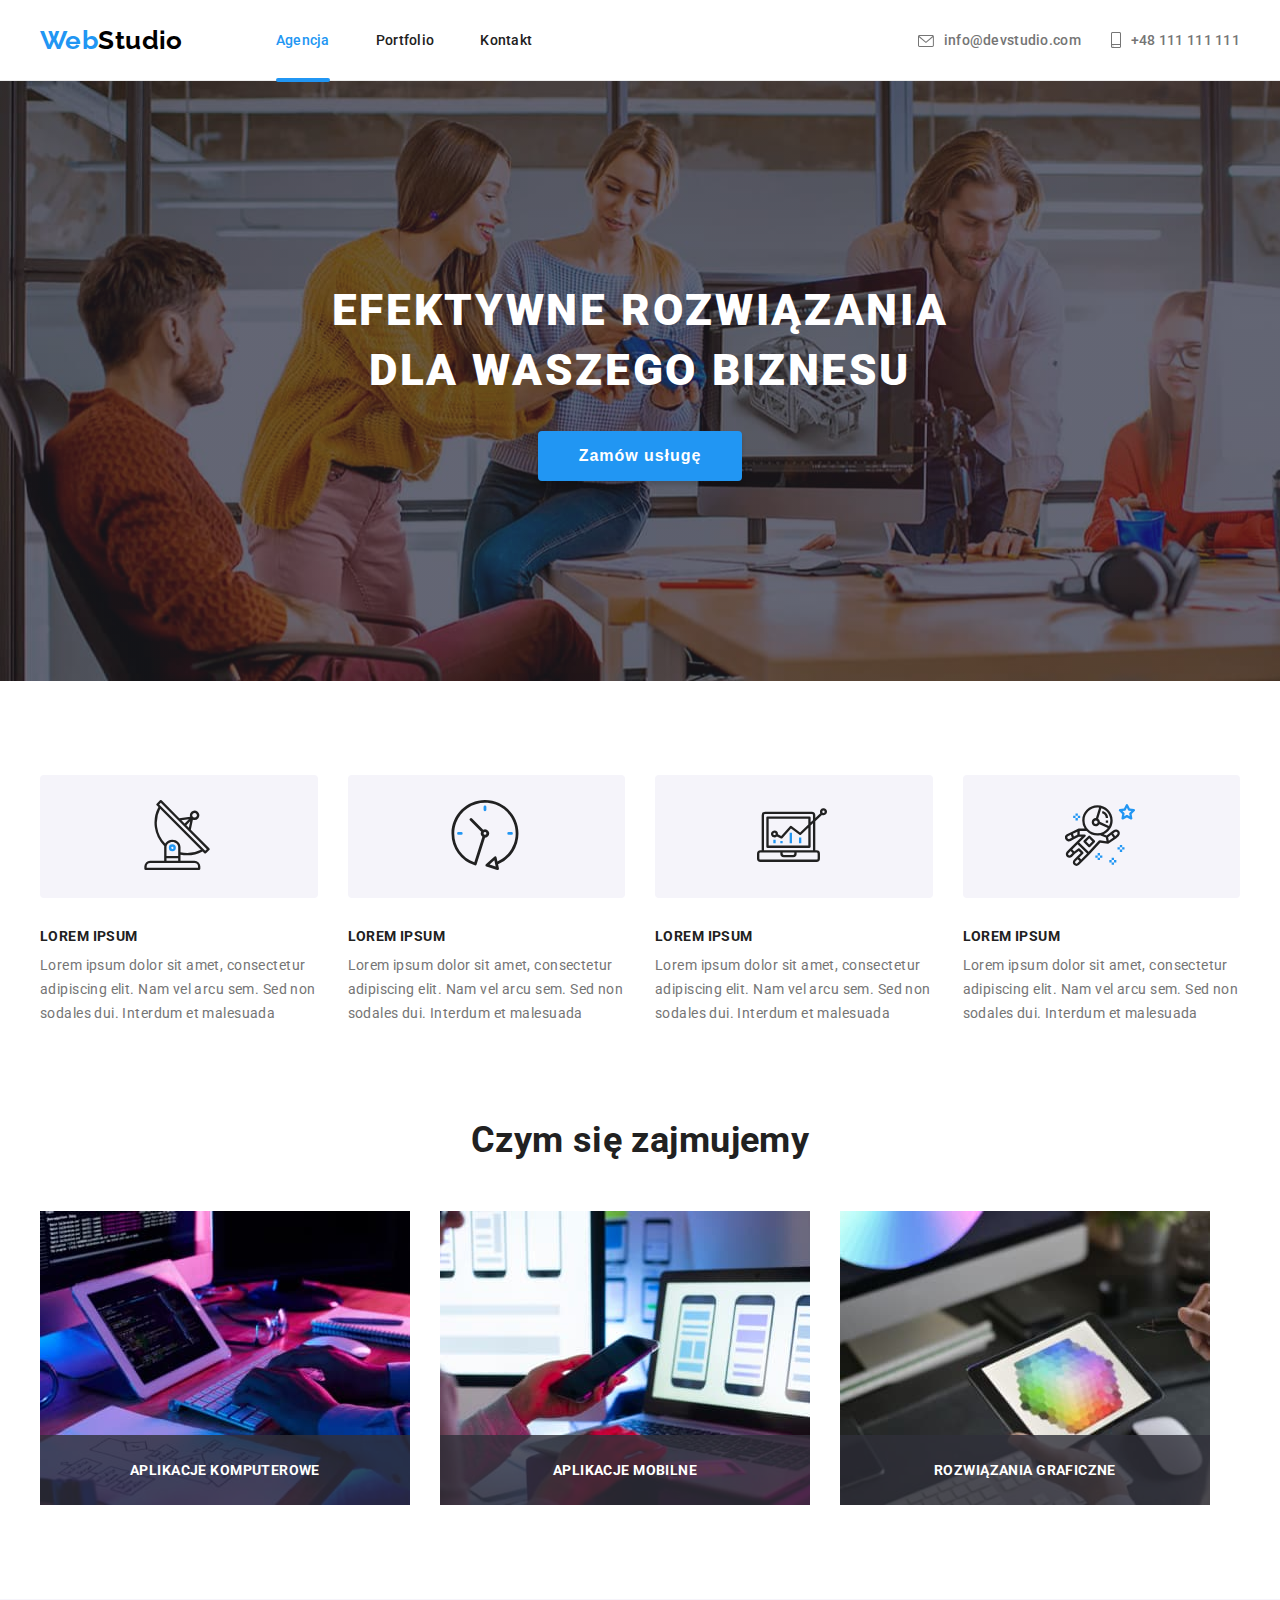
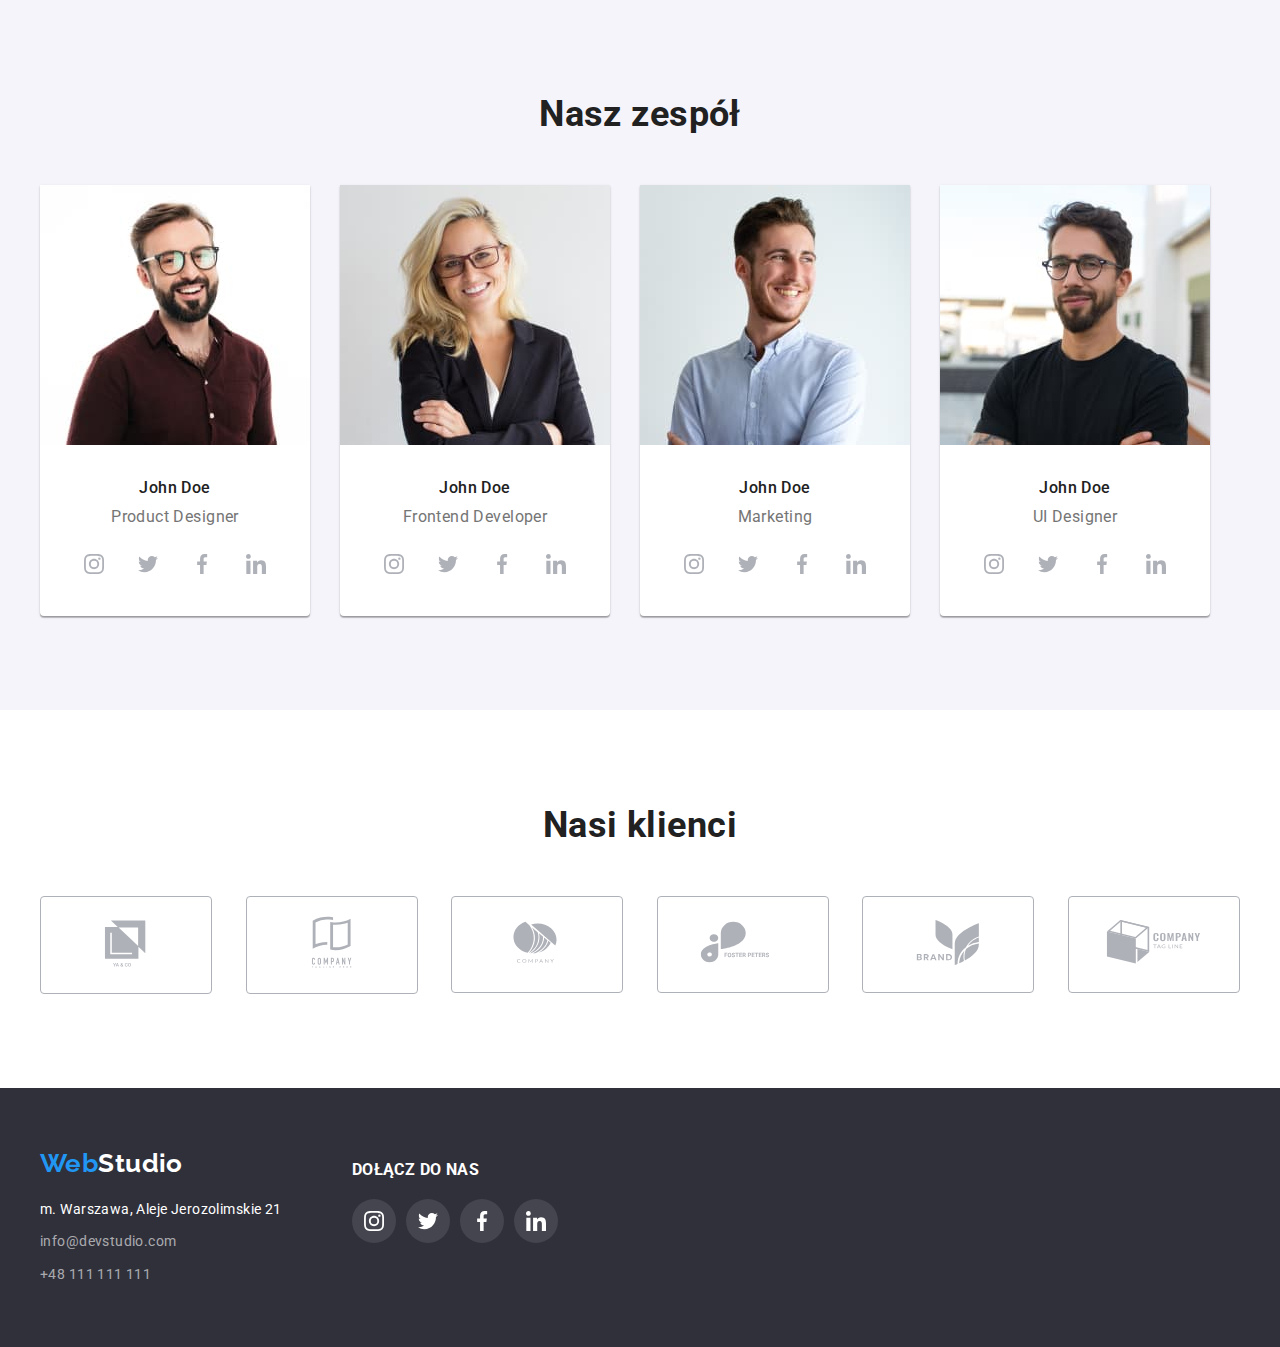
<file: index.html>
<!DOCTYPE html>
<html lang="pl">
  <head>
    <meta charset="UTF-8" />
    <meta http-equiv="X-UA-Compatible" content="IE=edge" />
    <meta name="viewport" content="width=device-width, initial-scale=1.0" />
    <title>WebStudio</title>
    <link rel="preconnect" href="https://fonts.googleapis.com" />
    <link rel="preconnect" href="https://fonts.gstatic.com" crossorigin />
    <link
      href="https://fonts.googleapis.com/css2?family=Raleway:wght@700&family=Roboto:wght@400;500;700;900&display=swap"
      rel="stylesheet"
    />
    <link
      rel="stylesheet"
      href="https://cdnjs.cloudflare.com/ajax/libs/modern-normalize/1.1.0/modern-normalize.min.css"
      integrity="sha512-wpPYUAdjBVSE4KJnH1VR1HeZfpl1ub8YT/NKx4PuQ5NmX2tKuGu6U/JRp5y+Y8XG2tV+wKQpNHVUX03MfMFn9Q=="
      crossorigin="anonymous"
      referrerpolicy="no-referrer"
    />
    <link rel="stylesheet" href="./css/styles.css" />
  </head>

  <body>
    <header class="header">
      <div class="container flex-container">
        <div class="header-left-side flex-container">
          <a class="logo link" href="./index.html"
            ><span class="theme-color">Web</span>Studio</a
          >
          <nav class="nav">
            <ul class="nav-items flex-container">
              <li class="header-item nav-item">
                <a
                  href="./index.html"
                  class="link nav-link header-link active-nav-link"
                  >Agencja</a
                >
              </li>
              <li class="header-item nav-item">
                <a href="./portfolio.html" class="link nav-link header-link"
                  >Portfolio</a
                >
              </li>
              <li class="header-item nav-item">
                <a href="#" class="link nav-link header-link">Kontakt</a>
              </li>
            </ul>
          </nav>
        </div>
        <div class="contact-box">
          <ul class="contact-items flex-container">
            <li class="header-item contact-item">
              <a
                href="mailto:info@devstudio.com"
                class="link contact-link header-link"
                ><svg class="contact-icon" width="16" height="12">
                  <use href="./images/icons.svg#icon-envelope"></use></svg
                >info@devstudio.com</a
              >
            </li>
            <li class="header-item contact-item">
              <a href="tel:+48111111111" class="link contact-link header-link"
                ><svg
                  class="contact-icon smartphone-icon"
                  width="10"
                  height="16"
                >
                  <use href="./images/icons.svg#icon-smartphone"></use></svg
                >+48 111 111 111</a
              >
            </li>
          </ul>
        </div>
      </div>
    </header>
    <main>
      <section class="hero">
        <div class="hero-container">
          <h1 class="hero-title">Efektywne rozwiązania dla waszego biznesu</h1>
          <button class="hero-button button" type="button" data-modal-open>
            Zamów usługę
          </button>
        </div>
      </section>
      <section class="lorem section">
        <div class="container">
          <ul class="lorem-items flex-ul">
            <li class="lorem-item">
              <div class="lorem-icon-box">
                <svg class="icon" width="70" height="70">
                  <use href="./images/icons.svg#icon-antenna-1"></use>
                </svg>
              </div>
              <h3 class="lorem-title">lorem ipsum</h3>
              <p class="lorem-text">
                Lorem ipsum dolor sit amet, consectetur adipiscing elit. Nam vel
                arcu sem. Sed non sodales dui. Interdum et malesuada
              </p>
            </li>
            <li class="lorem-item">
              <div class="lorem-icon-box">
                <svg class="icon" width="70" height="70">
                  <use href="./images/icons.svg#icon-clock-1"></use>
                </svg>
              </div>
              <h3 class="lorem-title">lorem ipsum</h3>
              <p class="lorem-text">
                Lorem ipsum dolor sit amet, consectetur adipiscing elit. Nam vel
                arcu sem. Sed non sodales dui. Interdum et malesuada
              </p>
            </li>
            <li class="lorem-item">
              <div class="lorem-icon-box">
                <svg class="icon" width="70" height="70 ">
                  <use href="./images/icons.svg#icon-diagram-1"></use>
                </svg>
              </div>
              <h3 class="lorem-title">lorem ipsum</h3>
              <p class="lorem-text">
                Lorem ipsum dolor sit amet, consectetur adipiscing elit. Nam vel
                arcu sem. Sed non sodales dui. Interdum et malesuada
              </p>
            </li>
            <li class="lorem-item">
              <div class="lorem-icon-box">
                <svg class="icon" width="70" height="70">
                  <use href="./images/icons.svg#icon-astronaut-1"></use>
                </svg>
              </div>
              <h3 class="lorem-title">lorem ipsum</h3>
              <p class="lorem-text">
                Lorem ipsum dolor sit amet, consectetur adipiscing elit. Nam vel
                arcu sem. Sed non sodales dui. Interdum et malesuada
              </p>
            </li>
          </ul>
        </div>
      </section>
      <section class="aboutus section">
        <div class="container">
          <h2 class="section-title">Czym się zajmujemy</h2>
          <ul class="aboutus-items flex-ul">
            <li class="aboutus-item">
              <img
                class="aboutus-img"
                width="370"
                height="294"
                src="./images/img-1.jpg"
                alt="programista piszący kod na tablecie"
              />
              <div class="aboutus-hero">
                <p>aplikacje komputerowe</p>
              </div>
            </li>
            <li class="aboutus-item">
              <img
                class="aboutus-img"
                width="370"
                height="294"
                src="./images/img-2.jpg"
                alt="pracownik i widoczny na ekranie laptopa mobilny wygląd tworzonej aplikacji"
              />
              <div class="aboutus-hero">
                <p>aplikacje mobilne</p>
              </div>
            </li>
            <li class="aboutus-item">
              <img
                class="aboutus-img"
                width="370"
                height="294"
                src="./images/img-3.jpg"
                alt="pracownik dobierający kolor z palety kolorów na tablecie"
              />
              <div class="aboutus-hero">
                <p>rozwiązania graficzne</p>
              </div>
            </li>
          </ul>
        </div>
      </section>
      <section class="team section">
        <div class="container">
          <h2 class="section-title">Nasz zespół</h2>
          <ul class="team-items flex-ul">
            <li class="team-item">
              <figure class="team-figure">
                <img
                  class="team-img"
                  width="270"
                  height="260"
                  src="./images/team-1.jpg"
                  alt="zdjęcie Product Designera"
                />
                <figcaption class="team-text">
                  <h3 class="team-name">John Doe</h3>
                  <p class="team-position">Product Designer</p>
                  <ul class="team-social-icons social-icons">
                    <li>
                      <a href="#" class="team-social-icon social-icon">
                        <svg class="social-icon-svg" width="20" height="20">
                          <use href="./images/icons.svg#icon-instagram-2"></use>
                        </svg>
                      </a>
                    </li>
                    <li>
                      <a href="#" class="team-social-icon social-icon">
                        <svg class="social-icon-svg" width="20" height="20">
                          <use href="./images/icons.svg#icon-twitter-1"></use>
                        </svg>
                      </a>
                    </li>
                    <li>
                      <a href="#" class="team-social-icon social-icon">
                        <svg class="social-icon-svg" width="20" height="20">
                          <use href="./images/icons.svg#icon-facebook-1"></use>
                        </svg>
                      </a>
                    </li>
                    <li>
                      <a href="#" class="team-social-icon social-icon">
                        <svg class="social-icon-svg" width="20" height="20">
                          <use href="./images/icons.svg#icon-linkedin-1"></use>
                        </svg>
                      </a>
                    </li>
                  </ul>
                </figcaption>
              </figure>
            </li>
            <li class="team-item">
              <figure class="team-figure">
                <img
                  class="team-img"
                  width="270"
                  height="260"
                  src="./images/team-2.jpg"
                  alt="zdjęcie Frontend Developera"
                />
                <figcaption class="team-text">
                  <h3 class="team-name">John Doe</h3>
                  <p class="team-position">Frontend Developer</p>
                  <ul class="team-social-icons social-icons">
                    <li>
                      <a href="#" class="team-social-icon social-icon">
                        <svg class="social-icon-svg" width="20" height="20">
                          <use href="./images/icons.svg#icon-instagram-2"></use>
                        </svg>
                      </a>
                    </li>
                    <li>
                      <a href="#" class="team-social-icon social-icon">
                        <svg class="social-icon-svg" width="20" height="20">
                          <use href="./images/icons.svg#icon-twitter-1"></use>
                        </svg>
                      </a>
                    </li>
                    <li>
                      <a href="#" class="team-social-icon social-icon">
                        <svg class="social-icon-svg" width="20" height="20">
                          <use href="./images/icons.svg#icon-facebook-1"></use>
                        </svg>
                      </a>
                    </li>
                    <li>
                      <a href="#" class="team-social-icon social-icon">
                        <svg class="social-icon-svg" width="20" height="20">
                          <use href="./images/icons.svg#icon-linkedin-1"></use>
                        </svg>
                      </a>
                    </li>
                  </ul>
                </figcaption>
              </figure>
            </li>
            <li class="team-item">
              <figure class="team-figure">
                <img
                  class="team-img"
                  width="270"
                  height="260"
                  src="./images/team-3.jpg"
                  alt="zdjęcie specjalisty Marketingu"
                />
                <figcaption class="team-text">
                  <h3 class="team-name">John Doe</h3>
                  <p class="team-position">Marketing</p>
                  <ul class="team-social-icons social-icons">
                    <li>
                      <a href="#" class="team-social-icon social-icon">
                        <svg class="social-icon-svg" width="20" height="20">
                          <use href="./images/icons.svg#icon-instagram-2"></use>
                        </svg>
                      </a>
                    </li>
                    <li>
                      <a href="#" class="team-social-icon social-icon">
                        <svg class="social-icon-svg" width="20" height="20">
                          <use href="./images/icons.svg#icon-twitter-1"></use>
                        </svg>
                      </a>
                    </li>
                    <li>
                      <a href="#" class="team-social-icon social-icon">
                        <svg class="social-icon-svg" width="20" height="20">
                          <use href="./images/icons.svg#icon-facebook-1"></use>
                        </svg>
                      </a>
                    </li>
                    <li>
                      <a href="#" class="team-social-icon social-icon">
                        <svg class="social-icon-svg" width="20" height="20">
                          <use href="./images/icons.svg#icon-linkedin-1"></use>
                        </svg>
                      </a>
                    </li>
                  </ul>
                </figcaption>
              </figure>
            </li>
            <li class="team-item">
              <figure class="team-figure">
                <img
                  class="team-img"
                  width="270"
                  height="260"
                  src="./images/team-4.jpg"
                  alt="zdjęcie UI Designera"
                />
                <figcaption class="team-text">
                  <h3 class="team-name">John Doe</h3>
                  <p class="team-position">UI Designer</p>
                  <ul class="team-social-icons social-icons">
                    <li>
                      <a href="#" class="team-social-icon social-icon">
                        <svg class="social-icon-svg" width="20" height="20">
                          <use href="./images/icons.svg#icon-instagram-2"></use>
                        </svg>
                      </a>
                    </li>
                    <li>
                      <a href="#" class="team-social-icon social-icon">
                        <svg class="social-icon-svg" width="20" height="20">
                          <use href="./images/icons.svg#icon-twitter-1"></use>
                        </svg>
                      </a>
                    </li>
                    <li>
                      <a href="#" class="team-social-icon social-icon">
                        <svg class="social-icon-svg" width="20" height="20">
                          <use href="./images/icons.svg#icon-facebook-1"></use>
                        </svg>
                      </a>
                    </li>
                    <li>
                      <a href="#" class="team-social-icon social-icon">
                        <svg class="social-icon-svg" width="20" height="20">
                          <use href="./images/icons.svg#icon-linkedin-1"></use>
                        </svg>
                      </a>
                    </li>
                  </ul>
                </figcaption>
              </figure>
            </li>
          </ul>
        </div>
      </section>
      <section class="clients section">
        <div class="container">
          <h2 class="section-title">Nasi klienci</h2>
          <ul class="clients-list flex-container">
            <li>
              <a href="#" class="clients-icon">
                <svg class="clients-icon-svg" width="106" height="60.04">
                  <use href="./images/icons.svg#icon-client-1"></use>
                </svg>
              </a>
            </li>
            <li>
              <a href="#" class="clients-icon">
                <svg class="clients-icon-svg" width="106" height="60.04">
                  <use href="./images/icons.svg#icon-client-2"></use>
                </svg>
              </a>
            </li>
            <li>
              <a href="#" class="clients-icon">
                <svg class="clients-icon-svg" width="106" height="60">
                  <use href="./images/icons.svg#icon-client-3"></use>
                </svg>
              </a>
            </li>
            <li>
              <a href="#" class="clients-icon">
                <svg class="clients-icon-svg" width="106" height="60">
                  <use href="./images/icons.svg#icon-client-4"></use>
                </svg>
              </a>
            </li>
            <li>
              <a href="#" class="clients-icon">
                <svg class="clients-icon-svg" width="106" height="60">
                  <use href="./images/icons.svg#icon-client-5"></use>
                </svg>
              </a>
            </li>
            <li>
              <a href="#" class="clients-icon">
                <svg class="clients-icon-svg" width="106" height="60">
                  <use href="./images/icons.svg#icon-client-6"></use>
                </svg>
              </a>
            </li>
          </ul>
        </div>
      </section>
    </main>
    <footer class="footer">
      <div class="container footer-container">
        <div class="footer-contact-box">
          <a class="logo link" href="./index.html"
            ><span class="theme-color">Web</span>Studio</a
          >
          <address class="address">
            <p class="address-loc">m. Warszawa, Aleje Jerozolimskie 21</p>
            <p>
              <a class="address-contact link" href="mailto:info@devstudio.com"
                >info@devstudio.com</a
              >
            </p>
            <p>
              <a class="address-contact link" href="tel:+48111111111"
                >+48 111 111 111</a
              >
            </p>
          </address>
        </div>
        <div class="footer-joinus-box">
          <h3 class="footer-joinus-heading">Dołącz do nas</h3>
          <ul class="footer-social-icons social-icons">
            <li>
              <a href="#" class="footer-social-icon social-icon">
                <svg class="social-icon-svg" width="20" height="20">
                  <use href="./images/icons.svg#icon-instagram-2"></use>
                </svg>
              </a>
            </li>
            <li>
              <a href="#" class="footer-social-icon social-icon">
                <svg class="social-icon-svg" width="20" height="20">
                  <use href="./images/icons.svg#icon-twitter-1"></use>
                </svg>
              </a>
            </li>
            <li>
              <a href="#" class="footer-social-icon social-icon">
                <svg class="social-icon-svg" width="20" height="20">
                  <use href="./images/icons.svg#icon-facebook-1"></use>
                </svg>
              </a>
            </li>
            <li>
              <a href="#" class="footer-social-icon social-icon">
                <svg class="social-icon-svg" width="20" height="20">
                  <use href="./images/icons.svg#icon-linkedin-1"></use>
                </svg>
              </a>
            </li>
          </ul>
        </div>
      </div>
    </footer>

    <!-- MODAL -->

    <div class="modal-backdrop is-hidden" data-modal>
      <div class="modal-box">
        <button type="button" class="modal-close-btn" data-modal-close>
          <svg class="modal-close-btn-x" width="18" height="18">
            <use href="./images/icons.svg#icon-close-icon"></use>
          </svg>
        </button>
      </div>
    </div>

    <script src="./js/modal.js"></script>
  </body>
</html>
</file>
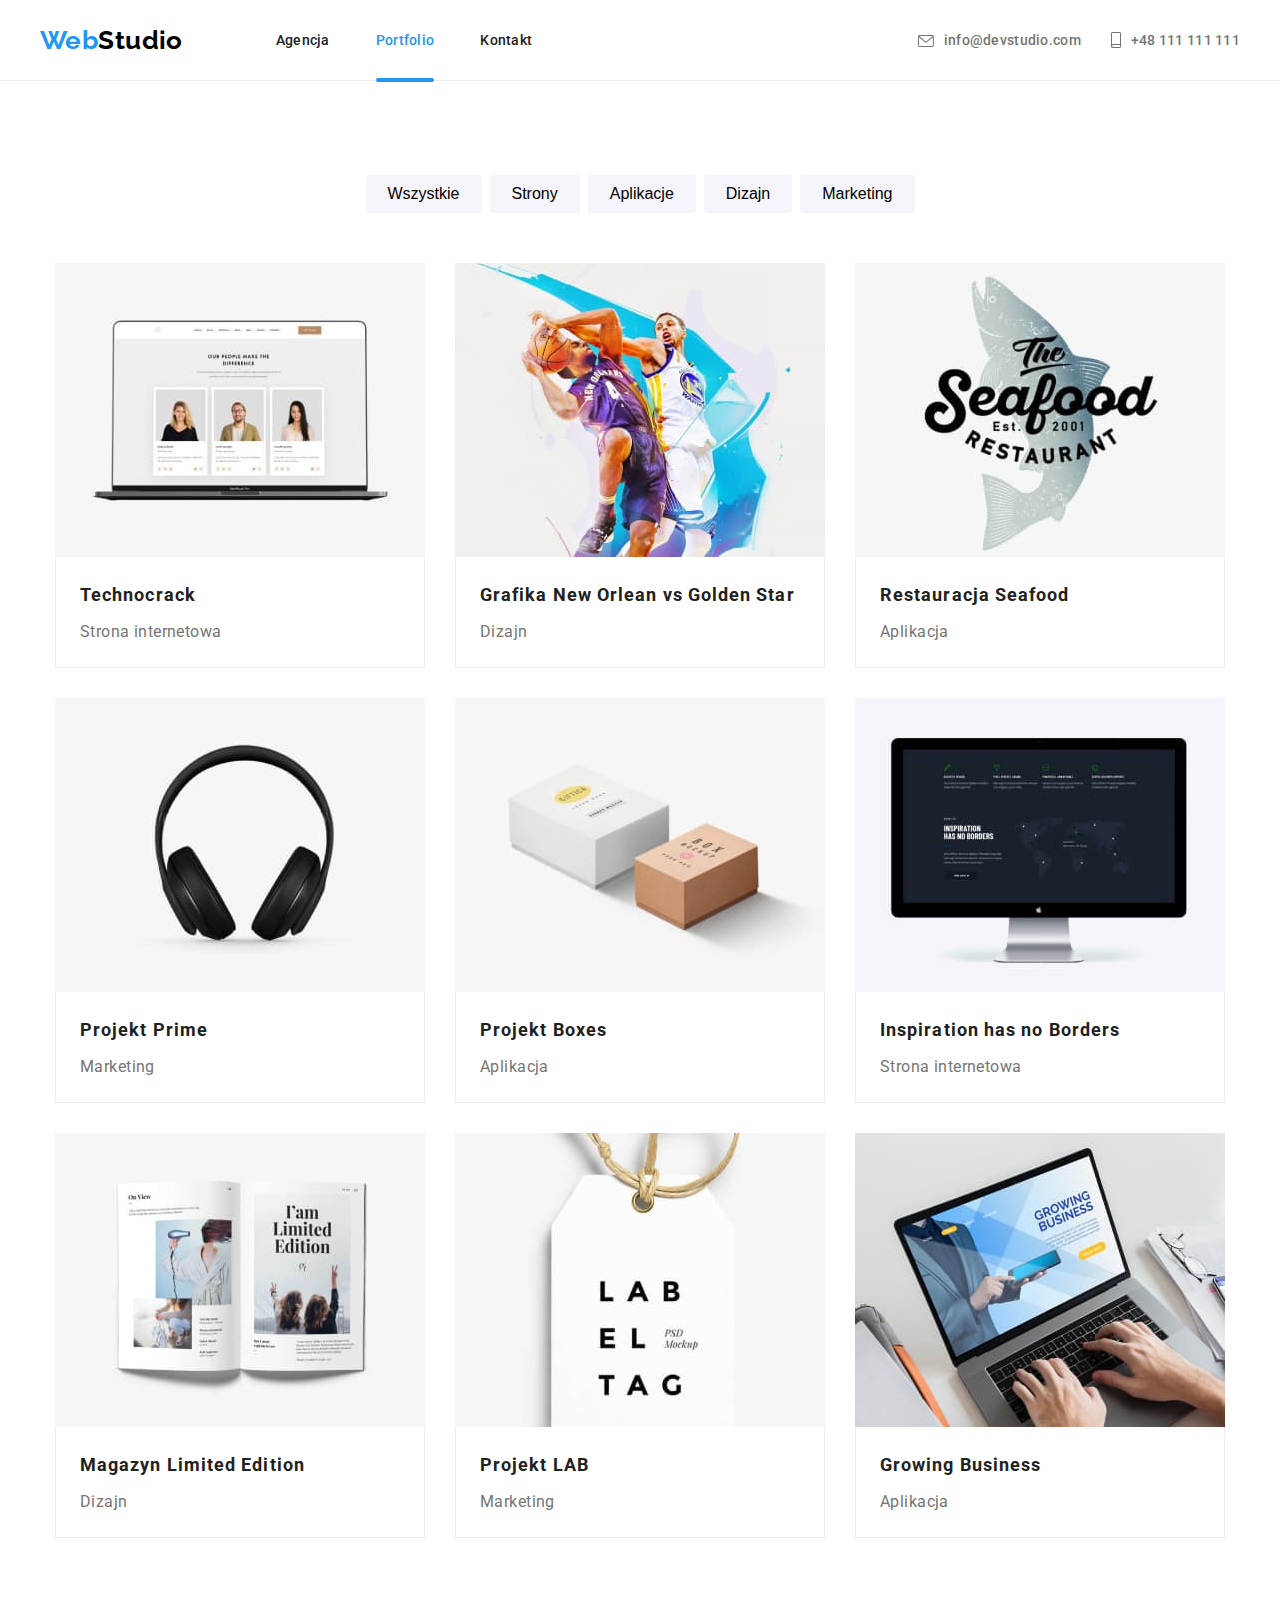
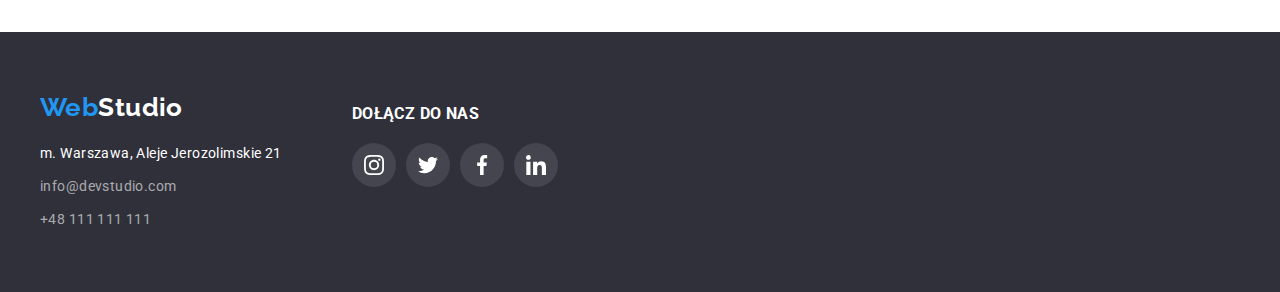
<file: portfolio.html>
<!DOCTYPE html>
<html lang="pl">
  <head>
    <meta charset="UTF-8" />
    <meta http-equiv="X-UA-Compatible" content="IE=edge" />
    <meta name="viewport" content="width=device-width, initial-scale=1.0" />
    <title>WebStudio</title>
    <link rel="preconnect" href="https://fonts.googleapis.com" />
    <link rel="preconnect" href="https://fonts.gstatic.com" crossorigin />
    <link
      href="https://fonts.googleapis.com/css2?family=Raleway:wght@700&family=Roboto:wght@400;500;700;900&display=swap"
      rel="stylesheet"
    />
    <link
      rel="stylesheet"
      href="https://cdnjs.cloudflare.com/ajax/libs/modern-normalize/1.1.0/modern-normalize.min.css"
      integrity="sha512-wpPYUAdjBVSE4KJnH1VR1HeZfpl1ub8YT/NKx4PuQ5NmX2tKuGu6U/JRp5y+Y8XG2tV+wKQpNHVUX03MfMFn9Q=="
      crossorigin="anonymous"
      referrerpolicy="no-referrer"
    />
    <link rel="stylesheet" href="./css/styles.css" />
  </head>

  <body>
    <header class="header">
      <div class="container flex-container">
        <div class="header-left-side flex-container">
          <a class="logo link" href="./index.html"
            ><span class="theme-color">Web</span>Studio</a
          >
          <nav class="nav">
            <ul class="nav-items flex-container">
              <li class="header-item nav-item">
                <a href="./index.html" class="link nav-link header-link"
                  >Agencja</a
                >
              </li>
              <li class="header-item nav-item">
                <a
                  href="./portfolio.html"
                  class="link nav-link header-link active-nav-link"
                  >Portfolio</a
                >
              </li>
              <li class="header-item nav-item">
                <a href="#" class="link nav-link header-link">Kontakt</a>
              </li>
            </ul>
          </nav>
        </div>
        <div class="contact-box">
          <ul class="contact-items flex-container">
            <li class="header-item contact-item">
              <a
                href="mailto:info@devstudio.com"
                class="link contact-link header-link"
                ><svg class="contact-icon" width="16" height="12">
                  <use href="./images/icons.svg#icon-envelope"></use></svg
                >info@devstudio.com</a
              >
            </li>
            <li class="header-item contact-item">
              <a href="tel:+48111111111" class="link contact-link header-link"
                ><svg
                  class="contact-icon smartphone-icon"
                  width="10"
                  height="16"
                >
                  <use href="./images/icons.svg#icon-smartphone"></use></svg
                >+48 111 111 111</a
              >
            </li>
          </ul>
        </div>
      </div>
    </header>
    <main>
      <section class="portfolio section">
        <div class="container">
          <ul class="filter-items">
            <li class="filter-item">
              <button class="filter-btn button" type="button">Wszystkie</button>
            </li>
            <li class="filter-item">
              <button class="filter-btn button" type="button">Strony</button>
            </li>
            <li class="filter-item">
              <button class="filter-btn button" type="button">Aplikacje</button>
            </li>
            <li class="filter-item">
              <button class="filter-btn button" type="button">Dizajn</button>
            </li>
            <li class="filter-item">
              <button class="filter-btn button" type="button">Marketing</button>
            </li>
          </ul>
          <ul class="portfolio-items flex-ul">
            <li class="portfolio-item">
              <a href="#" class="link">
                <figure class="portfolio-figure">
                  <div class="portfolio-image-box">
                    <img
                      class="portfolio-img"
                      width="370"
                      height="294"
                      src="./images/portfolio-1.jpg"
                      alt="laptop z wyświetloną stroną internetową naszego autorstwa"
                    />
                    <div class="portfolio-overlay">
                      <p>
                        Technocrack jest popularną platformą wykorzystywaną do
                        rozpowszechniania koronawirusa. Firmy wykorzystują tę
                        platformę do celów szpiegowskich i ataków na
                        niezabezpieczone serwery konkurencji
                      </p>
                    </div>
                  </div>
                  <figcaption class="portfolio-text">
                    <h3 class="portfolio-name">Technocrack</h3>
                    <p class="portfolio-category">Strona internetowa</p>
                  </figcaption>
                </figure>
              </a>
            </li>
            <li class="portfolio-item">
              <a href="#" class="link">
                <figure class="portfolio-figure">
                  <div class="portfolio-image-box">
                    <img
                      class="portfolio-img"
                      width="370"
                      height="294"
                      src="./images/portfolio-2.jpg"
                      alt="cyfrowa grafika przedstawiająca dwóch koszykarzy"
                    />
                    <div class="portfolio-overlay">
                      <p>
                        Technocrack jest popularną platformą wykorzystywaną do
                        rozpowszechniania koronawirusa. Firmy wykorzystują tę
                        platformę do celów szpiegowskich i ataków na
                        niezabezpieczone serwery konkurencji
                      </p>
                    </div>
                  </div>
                  <figcaption class="portfolio-text">
                    <h3 class="portfolio-name">
                      Grafika New Orlean vs Golden Star
                    </h3>
                    <p class="portfolio-category">Dizajn</p>
                  </figcaption>
                </figure>
              </a>
            </li>
            <li class="portfolio-item">
              <a href="#" class="link">
                <figure class="portfolio-figure">
                  <div class="portfolio-image-box">
                    <img
                      class="portfolio-img"
                      width="370"
                      height="294"
                      src="./images/portfolio-3.jpg"
                      alt="logo restauracji Seafood z rybą w tle"
                    />
                    <div class="portfolio-overlay">
                      <p>
                        Technocrack jest popularną platformą wykorzystywaną do
                        rozpowszechniania koronawirusa. Firmy wykorzystują tę
                        platformę do celów szpiegowskich i ataków na
                        niezabezpieczone serwery konkurencji
                      </p>
                    </div>
                  </div>
                  <figcaption class="portfolio-text">
                    <h3 class="portfolio-name">Restauracja Seafood</h3>
                    <p class="portfolio-category">Aplikacja</p>
                  </figcaption>
                </figure>
              </a>
            </li>
            <li class="portfolio-item">
              <a href="#" class="link">
                <figure class="portfolio-figure">
                  <div class="portfolio-image-box">
                    <img
                      class="portfolio-img"
                      width="370"
                      height="294"
                      src="./images/portfolio-4.jpg"
                      alt="czarne słuchawki nauszne"
                    />
                    <div class="portfolio-overlay">
                      <p>
                        Technocrack jest popularną platformą wykorzystywaną do
                        rozpowszechniania koronawirusa. Firmy wykorzystują tę
                        platformę do celów szpiegowskich i ataków na
                        niezabezpieczone serwery konkurencji
                      </p>
                    </div>
                  </div>
                  <figcaption class="portfolio-text">
                    <h3 class="portfolio-name">Projekt Prime</h3>
                    <p class="portfolio-category">Marketing</p>
                  </figcaption>
                </figure>
              </a>
            </li>
            <li class="portfolio-item">
              <a href="#" class="link">
                <figure class="portfolio-figure">
                  <div class="portfolio-image-box">
                    <img
                      class="portfolio-img"
                      width="370"
                      height="294"
                      src="./images/portfolio-5.jpg"
                      alt="dwa kartonowe pudełka z nazwami produktów"
                    />
                    <div class="portfolio-overlay">
                      <p>
                        Technocrack jest popularną platformą wykorzystywaną do
                        rozpowszechniania koronawirusa. Firmy wykorzystują tę
                        platformę do celów szpiegowskich i ataków na
                        niezabezpieczone serwery konkurencji
                      </p>
                    </div>
                  </div>
                  <figcaption class="portfolio-text">
                    <h3 class="portfolio-name">Projekt Boxes</h3>
                    <p class="portfolio-category">Aplikacja</p>
                  </figcaption>
                </figure>
              </a>
            </li>
            <li class="portfolio-item">
              <a href="#" class="link">
                <figure class="portfolio-figure">
                  <div class="portfolio-image-box">
                    <img
                      class="portfolio-img"
                      width="370"
                      height="294"
                      src="./images/portfolio-6.jpg"
                      alt="komputer mac z wyświetloną stroną internetową o nazwie Inspiration has no borders"
                    />
                    <div class="portfolio-overlay">
                      <p>
                        Technocrack jest popularną platformą wykorzystywaną do
                        rozpowszechniania koronawirusa. Firmy wykorzystują tę
                        platformę do celów szpiegowskich i ataków na
                        niezabezpieczone serwery konkurencji
                      </p>
                    </div>
                  </div>
                  <figcaption class="portfolio-text">
                    <h3 class="portfolio-name">Inspiration has no Borders</h3>
                    <p class="portfolio-category">Strona internetowa</p>
                  </figcaption>
                </figure>
              </a>
            </li>
            <li class="portfolio-item">
              <a href="#" class="link">
                <figure class="portfolio-figure">
                  <div class="portfolio-image-box">
                    <img
                      class="portfolio-img"
                      width="370"
                      height="294"
                      src="./images/portfolio-7.jpg"
                      alt="otwarte czasopismo, w którym widać kreatywne zdjęcia"
                    />
                    <div class="portfolio-overlay">
                      <p>
                        Technocrack jest popularną platformą wykorzystywaną do
                        rozpowszechniania koronawirusa. Firmy wykorzystują tę
                        platformę do celów szpiegowskich i ataków na
                        niezabezpieczone serwery konkurencji
                      </p>
                    </div>
                  </div>
                  <figcaption class="portfolio-text">
                    <h3 class="portfolio-name">Magazyn Limited Edition</h3>
                    <p class="portfolio-category">Dizajn</p>
                  </figcaption>
                </figure>
              </a>
            </li>
            <li class="portfolio-item">
              <a href="#" class="link">
                <figure class="portfolio-figure">
                  <div class="portfolio-image-box">
                    <img
                      class="portfolio-img"
                      width="370"
                      height="294"
                      src="./images/portfolio-8.jpg"
                      alt="metka z napisem Labeltag"
                    />
                    <div class="portfolio-overlay">
                      <p>
                        Technocrack jest popularną platformą wykorzystywaną do
                        rozpowszechniania koronawirusa. Firmy wykorzystują tę
                        platformę do celów szpiegowskich i ataków na
                        niezabezpieczone serwery konkurencji
                      </p>
                    </div>
                  </div>
                  <figcaption class="portfolio-text">
                    <h3 class="portfolio-name">Projekt LAB</h3>
                    <p class="portfolio-category">Marketing</p>
                  </figcaption>
                </figure>
              </a>
            </li>
            <li class="portfolio-item">
              <a href="#" class="link">
                <figure class="portfolio-figure">
                  <div class="portfolio-image-box">
                    <img
                      class="portfolio-img"
                      width="370"
                      height="294"
                      src="./images/portfolio-9.jpg"
                      alt="laptop z wyświetloną witryną Growing Business"
                    />
                    <div class="portfolio-overlay">
                      <p>
                        Technocrack jest popularną platformą wykorzystywaną do
                        rozpowszechniania koronawirusa. Firmy wykorzystują tę
                        platformę do celów szpiegowskich i ataków na
                        niezabezpieczone serwery konkurencji
                      </p>
                    </div>
                  </div>
                  <figcaption class="portfolio-text">
                    <h3 class="portfolio-name">Growing Business</h3>
                    <p class="portfolio-category">Aplikacja</p>
                  </figcaption>
                </figure>
              </a>
            </li>
          </ul>
        </div>
      </section>
    </main>
    <footer class="footer">
      <div class="container footer-container">
        <div class="footer-contact-box">
          <a class="logo link" href="./index.html"
            ><span class="theme-color">Web</span>Studio</a
          >
          <address class="address">
            <p class="address-loc">m. Warszawa, Aleje Jerozolimskie 21</p>
            <p>
              <a class="address-contact link" href="mailto:info@devstudio.com"
                >info@devstudio.com</a
              >
            </p>
            <p>
              <a class="address-contact link" href="tel:+48111111111"
                >+48 111 111 111</a
              >
            </p>
          </address>
        </div>
        <div class="footer-joinus-box">
          <h3 class="footer-joinus-heading">Dołącz do nas</h3>
          <ul class="footer-social-icons social-icons">
            <li>
              <a href="#" class="footer-social-icon social-icon">
                <svg class="social-icon-svg" width="20" height="20">
                  <use href="./images/icons.svg#icon-instagram-2"></use>
                </svg>
              </a>
            </li>
            <li>
              <a href="#" class="footer-social-icon social-icon">
                <svg class="social-icon-svg" width="20" height="20">
                  <use href="./images/icons.svg#icon-twitter-1"></use>
                </svg>
              </a>
            </li>
            <li>
              <a href="#" class="footer-social-icon social-icon">
                <svg class="social-icon-svg" width="20" height="20">
                  <use href="./images/icons.svg#icon-facebook-1"></use>
                </svg>
              </a>
            </li>
            <li>
              <a href="#" class="footer-social-icon social-icon">
                <svg class="social-icon-svg" width="20" height="20">
                  <use href="./images/icons.svg#icon-linkedin-1"></use>
                </svg>
              </a>
            </li>
          </ul>
        </div>
      </div>
    </footer>
  </body>
</html>
</file>
<file: css/styles.css>
:root {
  --theme-color: #2196f3;
  --theme-color-transparent: #2196f3e5;
  --white: #fff;
  --black: #000000;
  --dark-grey: #212121;
  --light-grey: #757575;
  --white-transparent: #ffffff99;
  --background-light: #e5e5e5;
  --background-grey: #f5f4fa;
  --background-dark: #2f303a;
  --background-dark-transparent: #2f303a66;
  --aboutus-hero-background: #2f303acc;
  --portfolio-border: #eeeeee;
  --header-border-color: #ececec;
  --icons-inactive: #afb1b8;
  --footer-social-icon-bg: rgba(255, 255, 255, 0.1);
  --border-radius: 4px;
  --transition-set: 250ms cubic-bezier(0.4, 0, 0.2, 1);
}

* {
  margin: 0;
  padding: 0;
}

body {
  font-family: 'Roboto', sans-serif;
  color: var(--dark-grey);
  font-size: 14px;
  letter-spacing: 0.03em;
  background-color: var(--white);
}

ul {
  list-style: none;
}

.section {
  padding: 94px 0;
}

.container {
  max-width: 1200px;
  margin: 0 auto;
  padding: 0 15px;
}

.flex-ul {
  display: flex;
  gap: 30px;
}

.flex-container {
  display: flex;
  justify-content: space-between;
  align-items: center;
}

.link {
  text-decoration: none;
  color: inherit;
}

.button {
  border: none;
  border-radius: var(--border-radius);
  cursor: pointer;
}

/* social icons */

.social-icon-svg {
  --color3: currentColor;
  transition: color var(--transition-set);
}

.social-icons {
  display: flex;
  gap: 10px;
}

.social-icon {
  display: block;
  padding: 12px;
  font-size: 0;
  border-radius: 50%;
  transition: background-color var(--transition-set);
}

.social-icon:hover,
.social-icon:focus {
  background-color: var(--theme-color);
  color: var(--white);
}

/* header */

.header {
  padding: 25px 0;
  border-bottom: 1px solid var(--header-border-color);
  background-color: var(--white);
}

.header-left-side {
  gap: 0 93px;
}

.nav-items {
  gap: 0 46px;
}

.contact-items {
  gap: 0 30px;
}

.logo {
  font: 700 26px 'Raleway', sans-serif;
  color: var(--black);
}

.theme-color {
  color: var(--theme-color);
}

.header-item {
  font-weight: 500;
  letter-spacing: 0.02em;
}

.nav-link {
  position: relative;
  color: var(--dark-grey);
}

.contact-link {
  color: var(--light-grey);
}

.header-link {
  transition: color var(--transition-set);
}

.header-link:hover,
.header-link:focus {
  color: var(--theme-color);
}

.contact-icon {
  vertical-align: middle;
  margin-right: 10px;
  --color4: currentColor;
}

.smartphone-icon {
  vertical-align: text-top;
}

.active-nav-link {
  color: var(--theme-color);
}

.active-nav-link::after {
  content: '';
  position: absolute;
  bottom: -34px;
  left: 0;
  width: 100%;
  height: 4px;
  border-radius: 2px;
  background-color: var(--theme-color);
  pointer-events: none;
}

/* footer */

.footer {
  background-color: var(--background-dark);
}

.footer-container {
  padding: 60px 15px;
  display: flex;
  gap: 70px;
}

.footer .logo {
  color: var(--white);
}

.address {
  margin-top: 20px;
  font-style: normal;
  line-height: 1.71;
}

.address p:not(:last-child) {
  margin-bottom: 9px;
}

.address-loc {
  color: var(--white);
}

.address-contact {
  color: var(--white-transparent);
  transition: color var(--transition-set);
}

.address-contact:hover,
.address-contact:focus {
  color: var(--theme-color);
}

.footer-joinus-box {
  padding-top: 12px;
}

.footer-joinus-heading {
  margin-bottom: 20px;
  text-transform: uppercase;
  font-weight: 700;
  color: var(--white);
}

.footer-social-icon {
  background-color: var(--footer-social-icon-bg);
  color: var(--white);
}

/* AGENCJA */

.section-title {
  margin-bottom: 50px;
  font-size: 36px;
  text-align: center;
}

/* hero section */

.hero {
  background-color: var(--background-dark);
}

.hero-container {
  padding: 200px 0;
  margin: 0 auto;
  max-width: 1600px;
  display: flex;
  flex-direction: column;
  justify-content: center;
  align-items: center;
  text-align: center;
  background-image: linear-gradient(
      var(--background-dark-transparent),
      var(--background-dark-transparent)
    ),
    url('../images/hero-bg.jpg');
}

.hero-title {
  margin-bottom: 30px;
  max-width: 696px;
  text-transform: uppercase;
  font-weight: 900;
  font-size: 44px;
  letter-spacing: 0.06em;
  line-height: 1.36;
  color: var(--white);
}

.hero-button {
  padding: 10px 41px;
  font-weight: 700;
  font-size: 16px;
  line-height: 1.875;
  letter-spacing: 0.06em;
  background-color: var(--theme-color);
  color: var(--white);
  box-shadow: 0px 4px 4px rgba(0, 0, 0, 0.15);
}

/* lorem section */

.lorem {
  padding-bottom: 0;
}

.lorem-icon-box {
  padding: 25px 102.34px;
  margin-bottom: 30px;
  background-color: var(--background-grey);
  border-radius: var(--border-radius);
}

.lorem-title {
  margin-bottom: 10px;
  text-transform: uppercase;
  font-size: 14px;
}

.lorem-text {
  line-height: 1.71;
  color: var(--light-grey);
}

/* aboutus section */

.aboutus-item {
  position: relative;
}

.aboutus-img {
  display: block;
}

.aboutus-hero {
  position: absolute;
  bottom: 0;
  left: 0;
  width: 100%;
  padding: 27px 0;
  text-align: center;
  text-transform: uppercase;
  color: var(--white);
  font-weight: 700;
  background-color: var(--aboutus-hero-background);
}

/* team section */

.team {
  background-color: var(--background-grey);
}

.team-figure {
  box-shadow: 0px 1px 3px rgba(0, 0, 0, 0.12), 0px 1px 1px rgba(0, 0, 0, 0.14),
    0px 2px 1px rgba(0, 0, 0, 0.2);
  border-radius: 0px 0px 4px 4px;
  background-color: var(--white);
}

.team-text {
  padding: 30px 0;
  text-align: center;
}

.team-name {
  margin-bottom: 10px;
  font-weight: 500;
  font-size: 16px;
}

.team-position {
  font-size: 16px;
  color: var(--light-grey);
}

.team-social-icons {
  margin-top: 16px;
  padding: 0 32px;
}

.team-social-icon {
  color: var(--icons-inactive);
}

/* clients section */

.clients-icon-svg {
  --color2: currentColor;
  --color3: currentColor;
  transition: color var(--transition-set);
}

.clients-icon {
  display: block;
  padding: 16px 32px;
  border: 1px solid var(--icons-inactive);
  border-radius: var(--border-radius);
  color: var(--icons-inactive);
  transition: border var(--transition-set);
}

.clients-icon:hover,
.clients-icon:focus {
  border: 1px solid var(--theme-color);
  color: var(--theme-color);
}

/* modal */

.is-hidden {
  visibility: hidden;
  opacity: 0;
  pointer-events: none;
}

.modal-backdrop {
  position: fixed;
  top: 0;
  left: 0;
  width: 100vw;
  height: 100vh;
  display: flex;
  justify-content: center;
  align-items: center;
  background-color: #00000033;
  z-index: 1;
}

.modal-box {
  position: relative;
  width: 528px;
  height: 581px;
  border-radius: var(--border-radius);
  background-color: var(--white);
  transition: transform 0.6s;
}

.modal-close-btn {
  position: absolute;
  right: 8px;
  top: 8px;
  padding: 5px;
  border: 1px solid #0000001a;
  border-radius: 50%;
  background-color: var(--white);
  cursor: pointer;
}

.modal-close-btn-x {
  display: block;
}

.modal-backdrop.is-hidden .modal-box {
  transform: scale(0);
}

/* PORTFOLIO */

.portfolio {
  background-color: var(--white);
}

.filter-items {
  margin-bottom: 50px;
  display: flex;
  justify-content: center;
  gap: 0 8px;
}

.filter-btn {
  padding: 6px 22px;
  font-weight: 500;
  font-size: 16px;
  line-height: 1.625;
  background-color: var(--background-grey);
  transition: background-color var(--transition-set),
    color var(--transition-set), box-shadow var(--transition-set);
}

.filter-btn:hover,
.filter-btn:focus {
  background-color: var(--theme-color);
  color: var(--white);
  box-shadow: 0px 3px 1px rgba(0, 0, 0, 0.1), 0px 1px 2px rgba(0, 0, 0, 0.08),
    0px 2px 2px rgba(0, 0, 0, 0.12);
}

.portfolio-items {
  flex-wrap: wrap;
  justify-content: center;
}

.portfolio-item {
  transition: box-shadow var(--transition-set);
}

.portfolio-item:hover {
  box-shadow: 0px 1px 1px rgba(0, 0, 0, 0.12), 0px 4px 4px rgba(0, 0, 0, 0.06),
    1px 4px 6px rgba(0, 0, 0, 0.16);
}

.portfolio-img {
  display: block;
}

.portfolio-text {
  padding: 20px 24px;
  border: 1px solid var(--portfolio-border);
  border-top: none;
}

.portfolio-name {
  margin-bottom: 4px;
  font-size: 18px;
  line-height: 2;
  letter-spacing: 0.06em;
}

.portfolio-category {
  font-size: 16px;
  line-height: 1.875;
  color: var(--light-grey);
}

.portfolio-image-box {
  position: relative;
  overflow: hidden;
}

.portfolio-overlay {
  position: absolute;
  height: 100%;
  width: 100%;
  top: 100%;
  left: 0;
  padding: 49px 45px 49px 24px;
  font-size: 18px;
  line-height: 1.56;
  color: var(--white);
  background-color: var(--theme-color-transparent);
  transition: top var(--transition-set);
}

.portfolio-item:hover .portfolio-overlay {
  top: 0;
}
</file>
